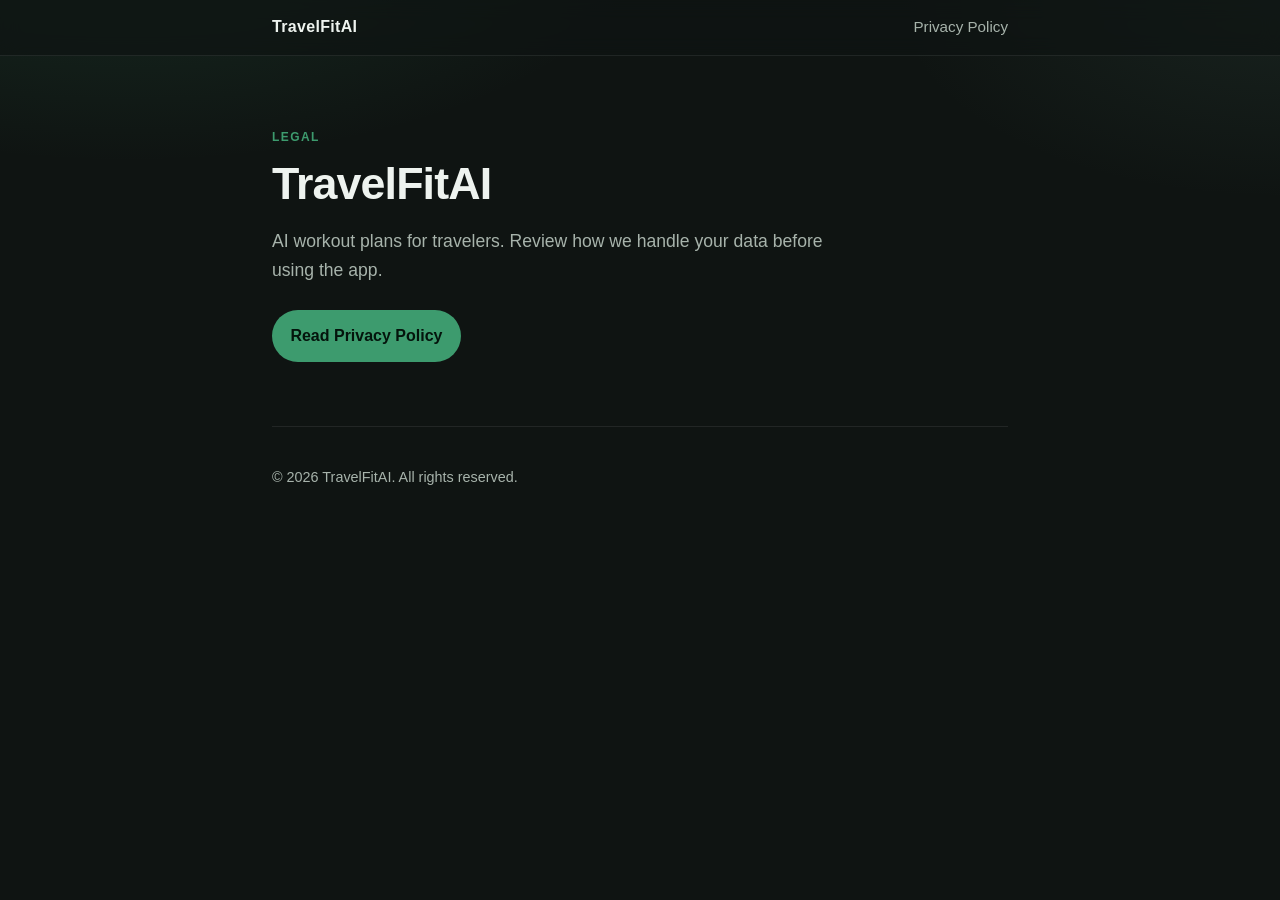
<file: index.html>
<!DOCTYPE html>
<html lang="en">
  <head>
    <meta charset="utf-8" />
    <meta name="viewport" content="width=device-width, initial-scale=1" />
    <title>TravelFitAI — Privacy Policy</title>
    <meta
      name="description"
      content="Privacy Policy for the TravelFitAI mobile application."
    />
    <link rel="stylesheet" href="styles.css" />
  </head>
  <body>
    <header class="site-header">
      <div class="wrap">
        <a class="brand" href="index.html">TravelFitAI</a>
        <nav>
          <a href="privacy.html">Privacy Policy</a>
        </nav>
      </div>
    </header>

    <main class="wrap hero">
      <p class="eyebrow">Legal</p>
      <h1>TravelFitAI</h1>
      <p class="lede">
        AI workout plans for travelers. Review how we handle your data before
        using the app.
      </p>
      <p>
        <a class="button" href="privacy.html">Read Privacy Policy</a>
      </p>
    </main>

    <footer class="site-footer wrap">
      <p>© <span id="year"></span> TravelFitAI. All rights reserved.</p>
    </footer>
    <script>
      document.getElementById("year").textContent = new Date().getFullYear();
    </script>
  </body>
</html>
</file>
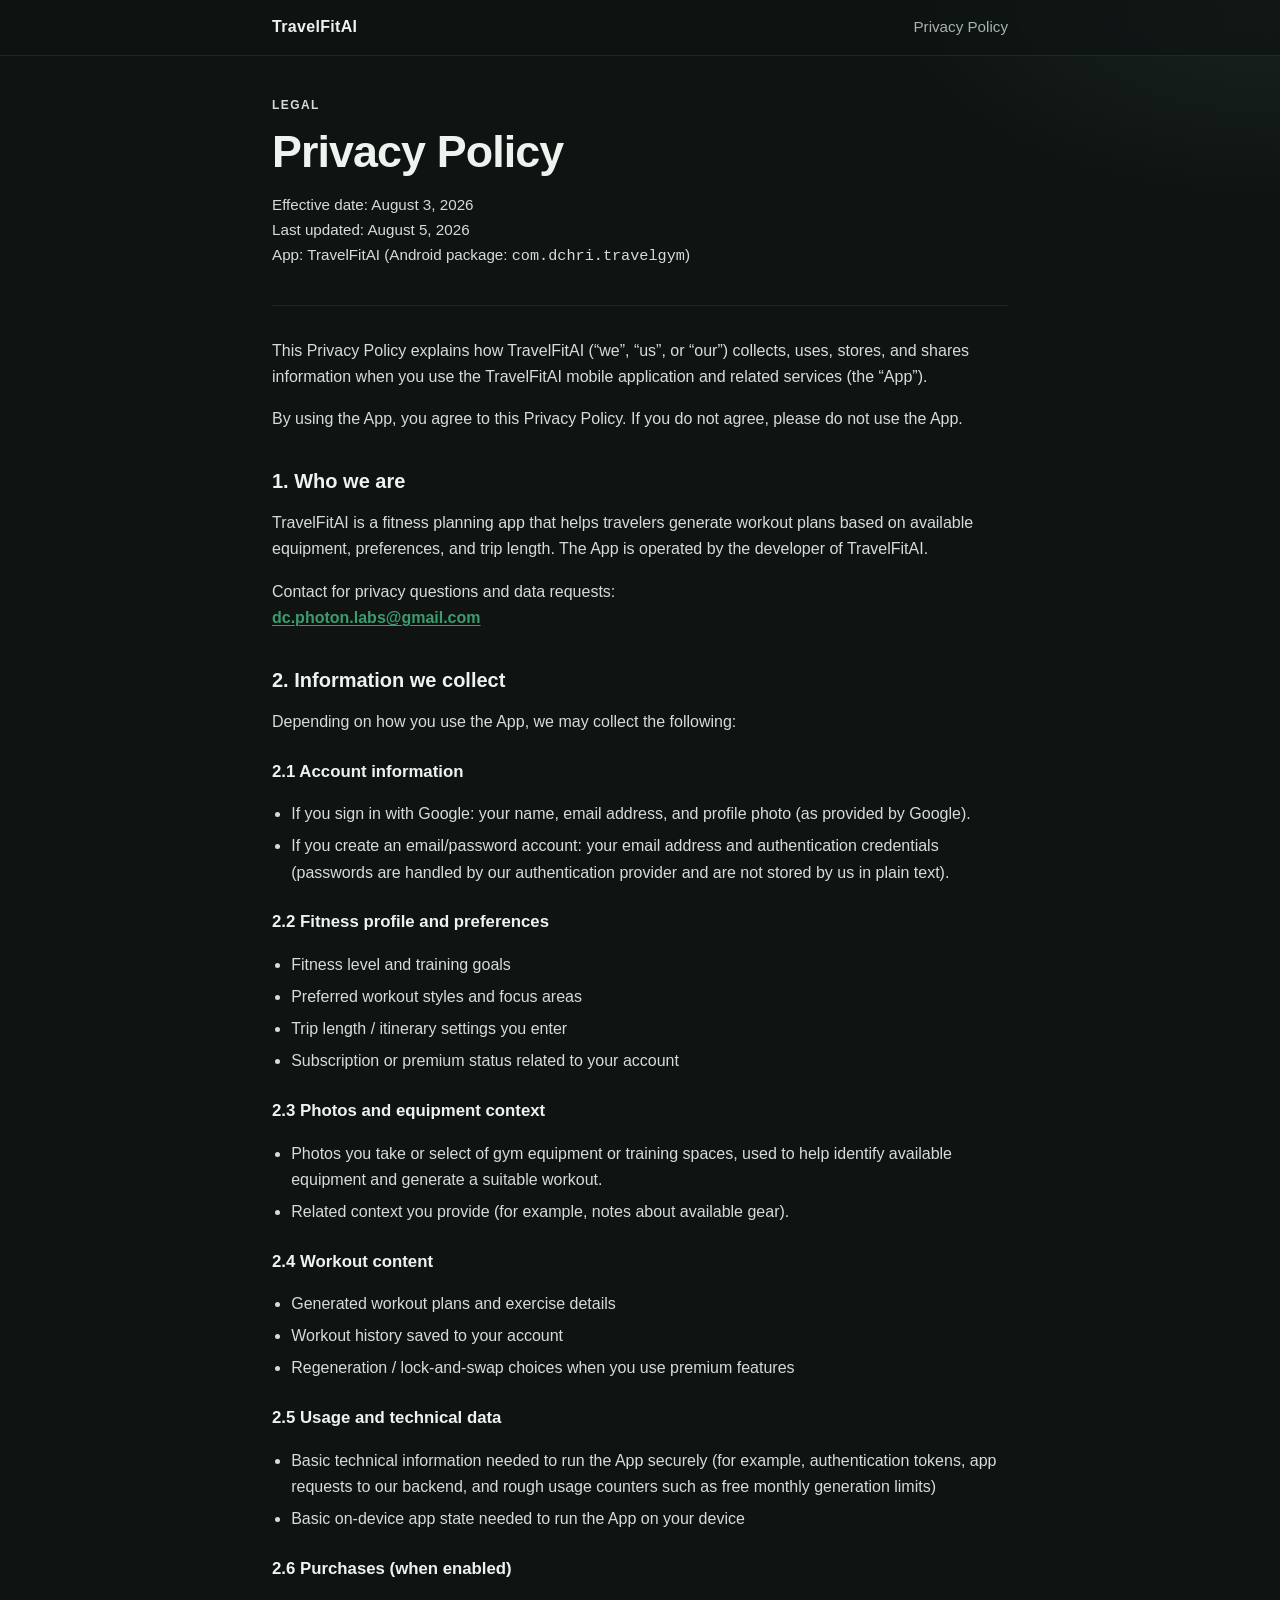
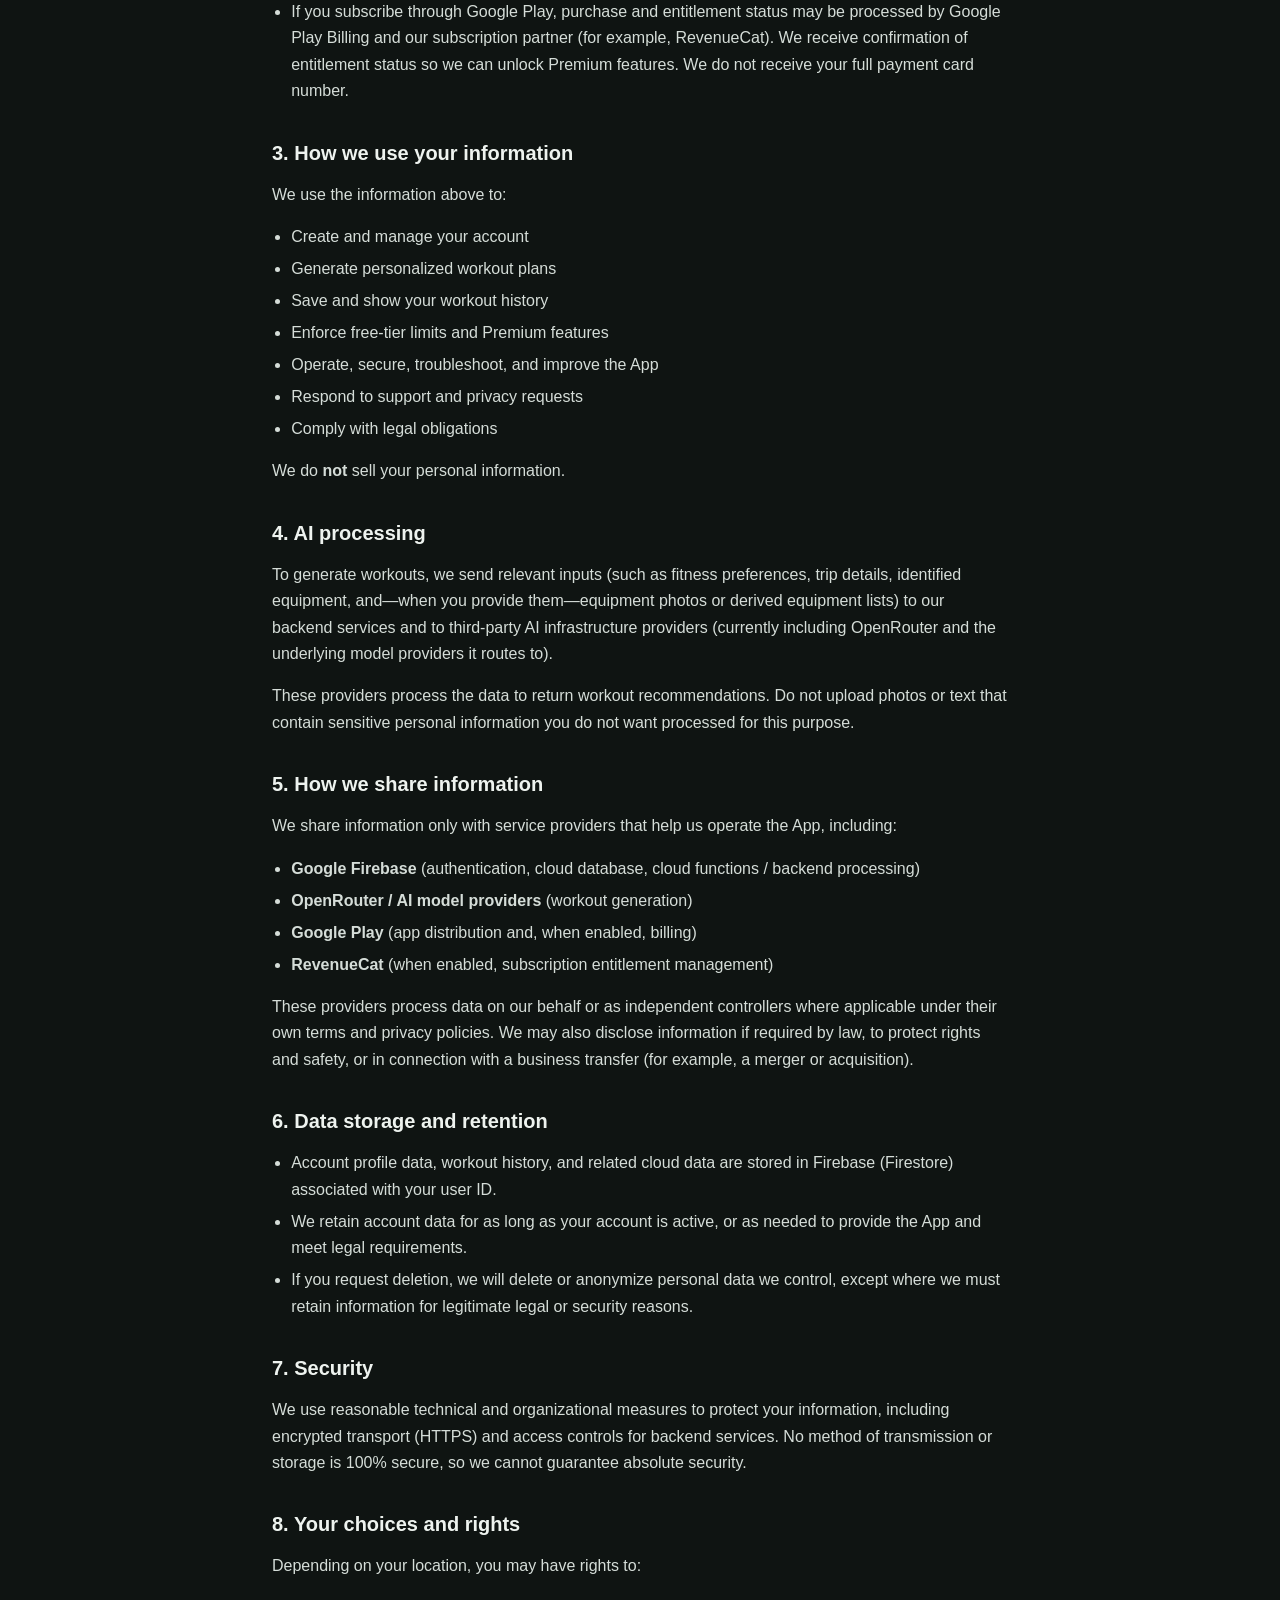
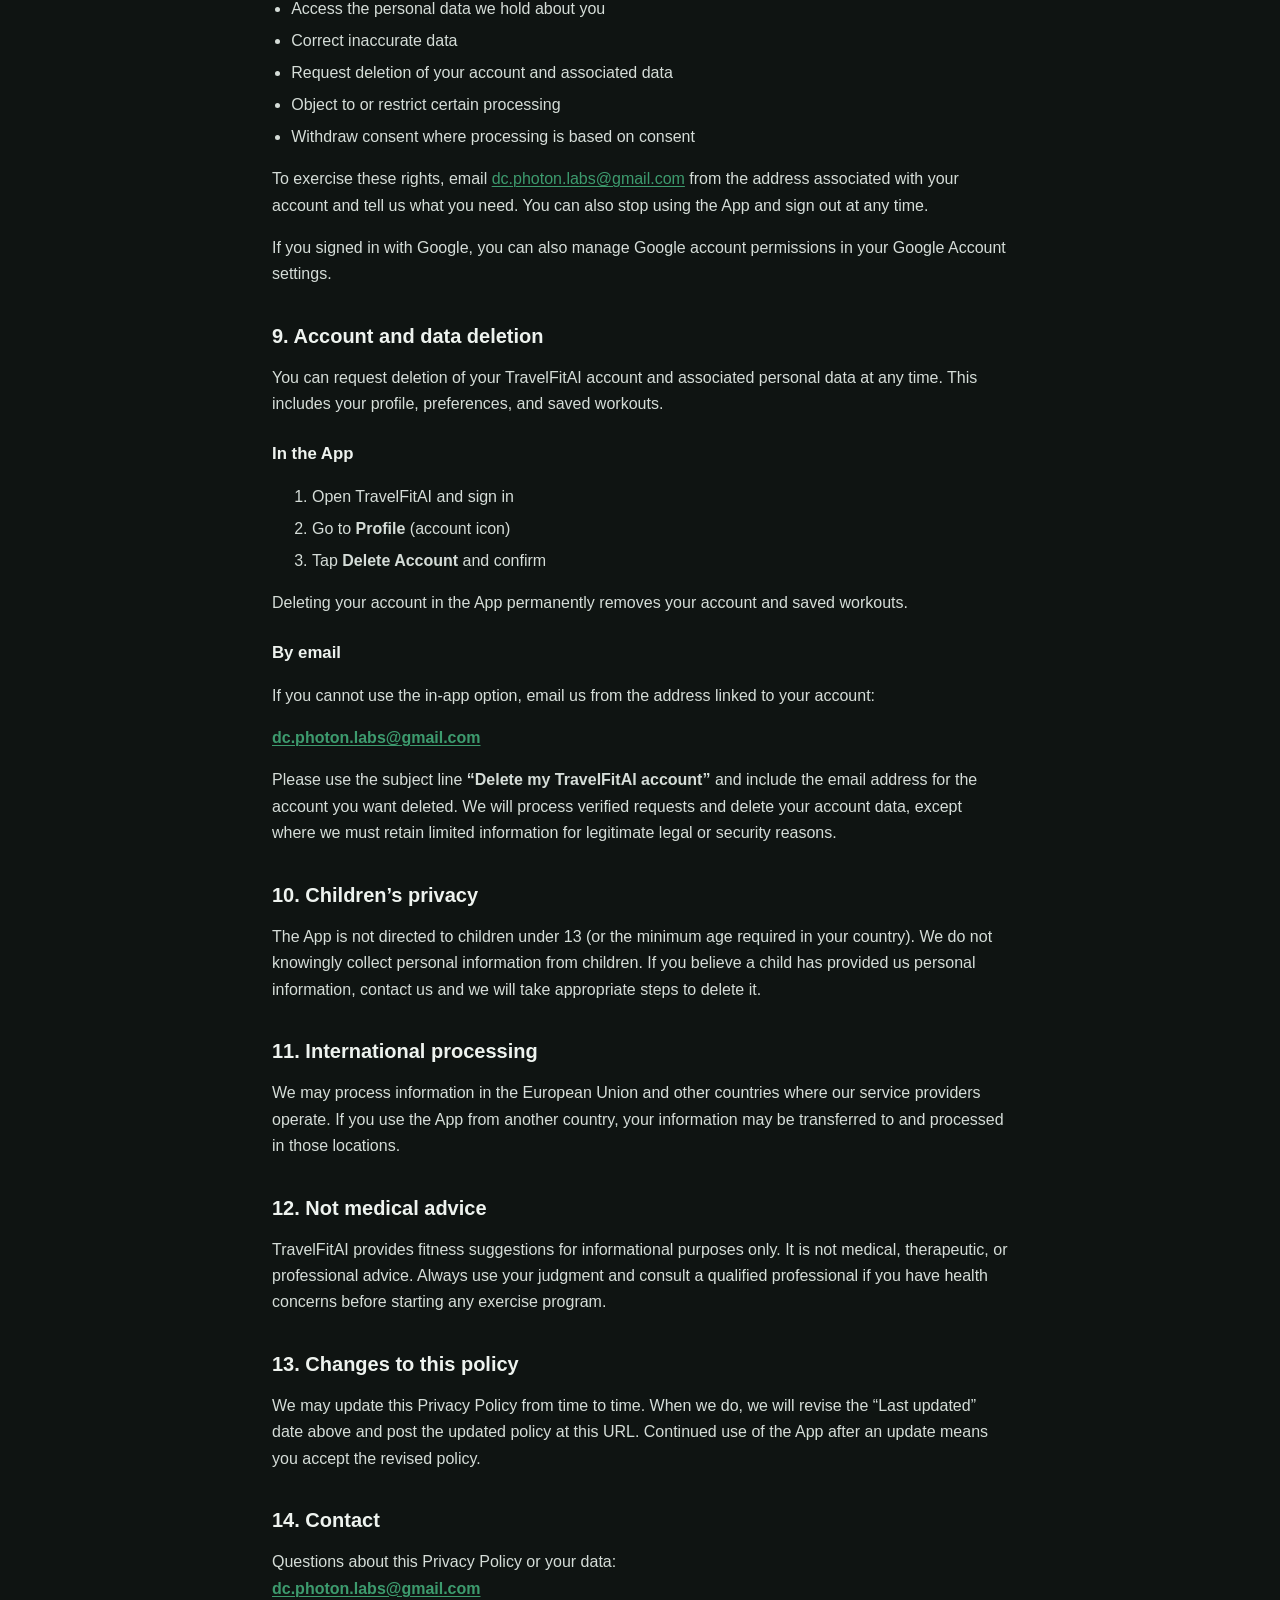
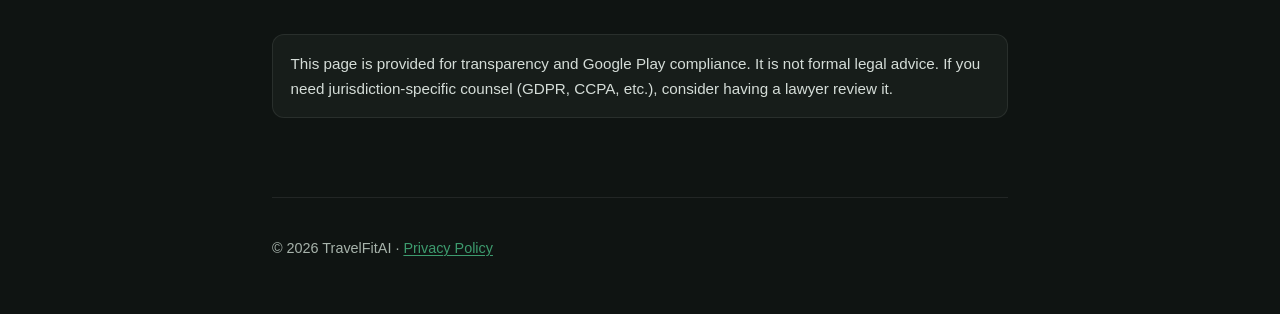
<file: privacy.html>
<!DOCTYPE html>
<html lang="en">
  <head>
    <meta charset="utf-8" />
    <meta name="viewport" content="width=device-width, initial-scale=1" />
    <title>Privacy Policy — TravelFitAI</title>
    <meta
      name="description"
      content="Privacy Policy for TravelFitAI, the AI workout planning app for travelers."
    />
    <link rel="stylesheet" href="styles.css" />
  </head>
  <body>
    <header class="site-header">
      <div class="wrap">
        <a class="brand" href="index.html">TravelFitAI</a>
        <nav>
          <a href="privacy.html">Privacy Policy</a>
        </nav>
      </div>
    </header>

    <main class="wrap policy">
      <header>
        <p class="eyebrow">Legal</p>
        <h1>Privacy Policy</h1>
        <p class="meta">
          Effective date: August 3, 2026<br />
          Last updated: August 5, 2026<br />
          App: TravelFitAI (Android package: <code>com.dchri.travelgym</code>)
        </p>
      </header>

      <p>
        This Privacy Policy explains how TravelFitAI (“we”, “us”, or “our”)
        collects, uses, stores, and shares information when you use the
        TravelFitAI mobile application and related services (the “App”).
      </p>
      <p>
        By using the App, you agree to this Privacy Policy. If you do not agree,
        please do not use the App.
      </p>

      <h2>1. Who we are</h2>
      <p>
        TravelFitAI is a fitness planning app that helps travelers generate
        workout plans based on available equipment, preferences, and trip
        length. The App is operated by the developer of TravelFitAI.
      </p>
      <p>
        Contact for privacy questions and data requests:<br />
        <strong
          ><a href="mailto:dc.photon.labs@gmail.com"
            >dc.photon.labs@gmail.com</a
          ></strong
        >
      </p>

      <h2>2. Information we collect</h2>
      <p>Depending on how you use the App, we may collect the following:</p>

      <h3>2.1 Account information</h3>
      <ul>
        <li>
          If you sign in with Google: your name, email address, and profile
          photo (as provided by Google).
        </li>
        <li>
          If you create an email/password account: your email address and
          authentication credentials (passwords are handled by our
          authentication provider and are not stored by us in plain text).
        </li>
      </ul>

      <h3>2.2 Fitness profile and preferences</h3>
      <ul>
        <li>Fitness level and training goals</li>
        <li>Preferred workout styles and focus areas</li>
        <li>Trip length / itinerary settings you enter</li>
        <li>Subscription or premium status related to your account</li>
      </ul>

      <h3>2.3 Photos and equipment context</h3>
      <ul>
        <li>
          Photos you take or select of gym equipment or training spaces, used to
          help identify available equipment and generate a suitable workout.
        </li>
        <li>
          Related context you provide (for example, notes about available gear).
        </li>
      </ul>

      <h3>2.4 Workout content</h3>
      <ul>
        <li>Generated workout plans and exercise details</li>
        <li>Workout history saved to your account</li>
        <li>
          Regeneration / lock-and-swap choices when you use premium features
        </li>
      </ul>

      <h3>2.5 Usage and technical data</h3>
      <ul>
        <li>
          Basic technical information needed to run the App securely (for
          example, authentication tokens, app requests to our backend, and
          rough usage counters such as free monthly generation limits)
        </li>
        <li>
          Basic on-device app state needed to run the App on your device
        </li>
      </ul>

      <h3>2.6 Purchases (when enabled)</h3>
      <ul>
        <li>
          If you subscribe through Google Play, purchase and entitlement status
          may be processed by Google Play Billing and our subscription partner
          (for example, RevenueCat). We receive confirmation of entitlement
          status so we can unlock Premium features. We do not receive your full
          payment card number.
        </li>
      </ul>

      <h2>3. How we use your information</h2>
      <p>We use the information above to:</p>
      <ul>
        <li>Create and manage your account</li>
        <li>Generate personalized workout plans</li>
        <li>Save and show your workout history</li>
        <li>Enforce free-tier limits and Premium features</li>
        <li>Operate, secure, troubleshoot, and improve the App</li>
        <li>Respond to support and privacy requests</li>
        <li>Comply with legal obligations</li>
      </ul>
      <p>
        We do <strong>not</strong> sell your personal information.
      </p>

      <h2>4. AI processing</h2>
      <p>
        To generate workouts, we send relevant inputs (such as fitness
        preferences, trip details, identified equipment, and—when you provide
        them—equipment photos or derived equipment lists) to our backend
        services and to third-party AI infrastructure providers (currently
        including OpenRouter and the underlying model providers it routes to).
      </p>
      <p>
        These providers process the data to return workout recommendations.
        Do not upload photos or text that contain sensitive personal information
        you do not want processed for this purpose.
      </p>

      <h2>5. How we share information</h2>
      <p>
        We share information only with service providers that help us operate
        the App, including:
      </p>
      <ul>
        <li>
          <strong>Google Firebase</strong> (authentication, cloud database,
          cloud functions / backend processing)
        </li>
        <li>
          <strong>OpenRouter / AI model providers</strong> (workout generation)
        </li>
        <li>
          <strong>Google Play</strong> (app distribution and, when enabled,
          billing)
        </li>
        <li>
          <strong>RevenueCat</strong> (when enabled, subscription entitlement
          management)
        </li>
      </ul>
      <p>
        These providers process data on our behalf or as independent controllers
        where applicable under their own terms and privacy policies. We may also
        disclose information if required by law, to protect rights and safety,
        or in connection with a business transfer (for example, a merger or
        acquisition).
      </p>

      <h2>6. Data storage and retention</h2>
      <ul>
        <li>
          Account profile data, workout history, and related cloud data are
          stored in Firebase (Firestore) associated with your user ID.
        </li>
        <li>
          We retain account data for as long as your account is active, or as
          needed to provide the App and meet legal requirements.
        </li>
        <li>
          If you request deletion, we will delete or anonymize personal data we
          control, except where we must retain information for legitimate legal
          or security reasons.
        </li>
      </ul>

      <h2>7. Security</h2>
      <p>
        We use reasonable technical and organizational measures to protect your
        information, including encrypted transport (HTTPS) and access controls
        for backend services. No method of transmission or storage is 100%
        secure, so we cannot guarantee absolute security.
      </p>

      <h2>8. Your choices and rights</h2>
      <p>Depending on your location, you may have rights to:</p>
      <ul>
        <li>Access the personal data we hold about you</li>
        <li>Correct inaccurate data</li>
        <li>Request deletion of your account and associated data</li>
        <li>Object to or restrict certain processing</li>
        <li>Withdraw consent where processing is based on consent</li>
      </ul>
      <p>
        To exercise these rights, email
        <a href="mailto:dc.photon.labs@gmail.com">dc.photon.labs@gmail.com</a>
        from the address associated with your account and tell us what you need.
        You can also stop using the App and sign out at any time.
      </p>
      <p>
        If you signed in with Google, you can also manage Google account
        permissions in your Google Account settings.
      </p>

      <h2 id="data-deletion">9. Account and data deletion</h2>
      <p>
        You can request deletion of your TravelFitAI account and associated
        personal data at any time. This includes your profile, preferences, and
        saved workouts.
      </p>
      <h3>In the App</h3>
      <ol>
        <li>Open TravelFitAI and sign in</li>
        <li>Go to <strong>Profile</strong> (account icon)</li>
        <li>Tap <strong>Delete Account</strong> and confirm</li>
      </ol>
      <p>
        Deleting your account in the App permanently removes your account and
        saved workouts.
      </p>
      <h3>By email</h3>
      <p>
        If you cannot use the in-app option, email us from the address linked to
        your account:
      </p>
      <p>
        <strong
          ><a href="mailto:dc.photon.labs@gmail.com?subject=Delete%20my%20TravelFitAI%20account"
            >dc.photon.labs@gmail.com</a
          ></strong
        >
      </p>
      <p>
        Please use the subject line
        <strong>“Delete my TravelFitAI account”</strong> and include the email
        address for the account you want deleted. We will process verified
        requests and delete your account data, except where we must retain
        limited information for legitimate legal or security reasons.
      </p>

      <h2>10. Children’s privacy</h2>
      <p>
        The App is not directed to children under 13 (or the minimum age
        required in your country). We do not knowingly collect personal
        information from children. If you believe a child has provided us
        personal information, contact us and we will take appropriate steps to
        delete it.
      </p>

      <h2>11. International processing</h2>
      <p>
        We may process information in the European Union and other countries
        where our service providers operate. If you use the App from another
        country, your information may be transferred to and processed in those
        locations.
      </p>

      <h2>12. Not medical advice</h2>
      <p>
        TravelFitAI provides fitness suggestions for informational purposes
        only. It is not medical, therapeutic, or professional advice. Always
        use your judgment and consult a qualified professional if you have
        health concerns before starting any exercise program.
      </p>

      <h2>13. Changes to this policy</h2>
      <p>
        We may update this Privacy Policy from time to time. When we do, we will
        revise the “Last updated” date above and post the updated policy at this
        URL. Continued use of the App after an update means you accept the
        revised policy.
      </p>

      <h2>14. Contact</h2>
      <p>
        Questions about this Privacy Policy or your data:<br />
        <strong
          ><a href="mailto:dc.photon.labs@gmail.com"
            >dc.photon.labs@gmail.com</a
          ></strong
        >
      </p>

      <p class="note">
        This page is provided for transparency and Google Play compliance. It is
        not formal legal advice. If you need jurisdiction-specific counsel
        (GDPR, CCPA, etc.), consider having a lawyer review it.
      </p>
    </main>

    <footer class="site-footer wrap">
      <p>
        © <span id="year"></span> TravelFitAI ·
        <a href="privacy.html">Privacy Policy</a>
      </p>
    </footer>
    <script>
      document.getElementById("year").textContent = new Date().getFullYear();
    </script>
  </body>
</html>
</file>
<file: styles.css>
:root {
  --bg: #0f1412;
  --surface: #171d1a;
  --text: #eef3ef;
  --muted: #a7b3ab;
  --accent: #3d9b6e;
  --line: rgba(255, 255, 255, 0.08);
  --max: 46rem;
}

* {
  box-sizing: border-box;
}

html {
  scroll-behavior: smooth;
}

body {
  margin: 0;
  min-height: 100vh;
  font-family: "Segoe UI", "Helvetica Neue", Arial, sans-serif;
  color: var(--text);
  background:
    radial-gradient(900px 420px at 10% -10%, rgba(61, 155, 110, 0.18), transparent 60%),
    radial-gradient(700px 360px at 100% 0%, rgba(90, 140, 120, 0.12), transparent 55%),
    var(--bg);
  line-height: 1.65;
}

a {
  color: var(--accent);
  text-decoration-thickness: 1px;
  text-underline-offset: 0.15em;
}

a:hover {
  color: #62c091;
}

.wrap {
  width: min(100% - 2rem, var(--max));
  margin-inline: auto;
}

.site-header {
  border-bottom: 1px solid var(--line);
  background: rgba(15, 20, 18, 0.72);
  backdrop-filter: blur(10px);
  position: sticky;
  top: 0;
}

.site-header .wrap {
  display: flex;
  align-items: center;
  justify-content: space-between;
  padding: 0.9rem 0;
}

.brand {
  color: var(--text);
  font-weight: 700;
  letter-spacing: 0.02em;
  text-decoration: none;
}

nav a {
  color: var(--muted);
  text-decoration: none;
  font-size: 0.95rem;
}

nav a:hover {
  color: var(--text);
}

.hero {
  padding: 4.5rem 0 3rem;
}

.eyebrow {
  margin: 0 0 0.6rem;
  color: var(--accent);
  text-transform: uppercase;
  letter-spacing: 0.12em;
  font-size: 0.75rem;
  font-weight: 700;
}

h1 {
  margin: 0 0 0.8rem;
  font-size: clamp(2rem, 5vw, 2.8rem);
  line-height: 1.15;
  letter-spacing: -0.02em;
}

.lede {
  color: var(--muted);
  font-size: 1.1rem;
  max-width: 36rem;
}

.button {
  display: inline-block;
  margin-top: 0.5rem;
  padding: 0.8rem 1.15rem;
  border-radius: 999px;
  background: var(--accent);
  color: #04140c;
  font-weight: 700;
  text-decoration: none;
}

.button:hover {
  color: #04140c;
  background: #4fb07f;
}

.policy {
  padding: 2.5rem 0 4rem;
}

.policy header {
  margin-bottom: 2rem;
  padding-bottom: 1.25rem;
  border-bottom: 1px solid var(--line);
}

.meta {
  color: var(--muted);
  font-size: 0.95rem;
}

.policy h2 {
  margin: 2.2rem 0 0.7rem;
  font-size: 1.25rem;
  line-height: 1.3;
}

.policy h3 {
  margin: 1.4rem 0 0.5rem;
  font-size: 1.05rem;
}

.policy p,
.policy li {
  color: #d5ddd8;
}

.policy ul {
  padding-left: 1.2rem;
}

.policy li + li {
  margin-top: 0.35rem;
}

.note {
  margin-top: 2rem;
  padding: 1rem 1.1rem;
  border: 1px solid var(--line);
  border-radius: 12px;
  background: var(--surface);
  color: var(--muted);
  font-size: 0.95rem;
}

.site-footer {
  padding: 1.5rem 0 2.5rem;
  color: var(--muted);
  font-size: 0.9rem;
  border-top: 1px solid var(--line);
}
</file>
